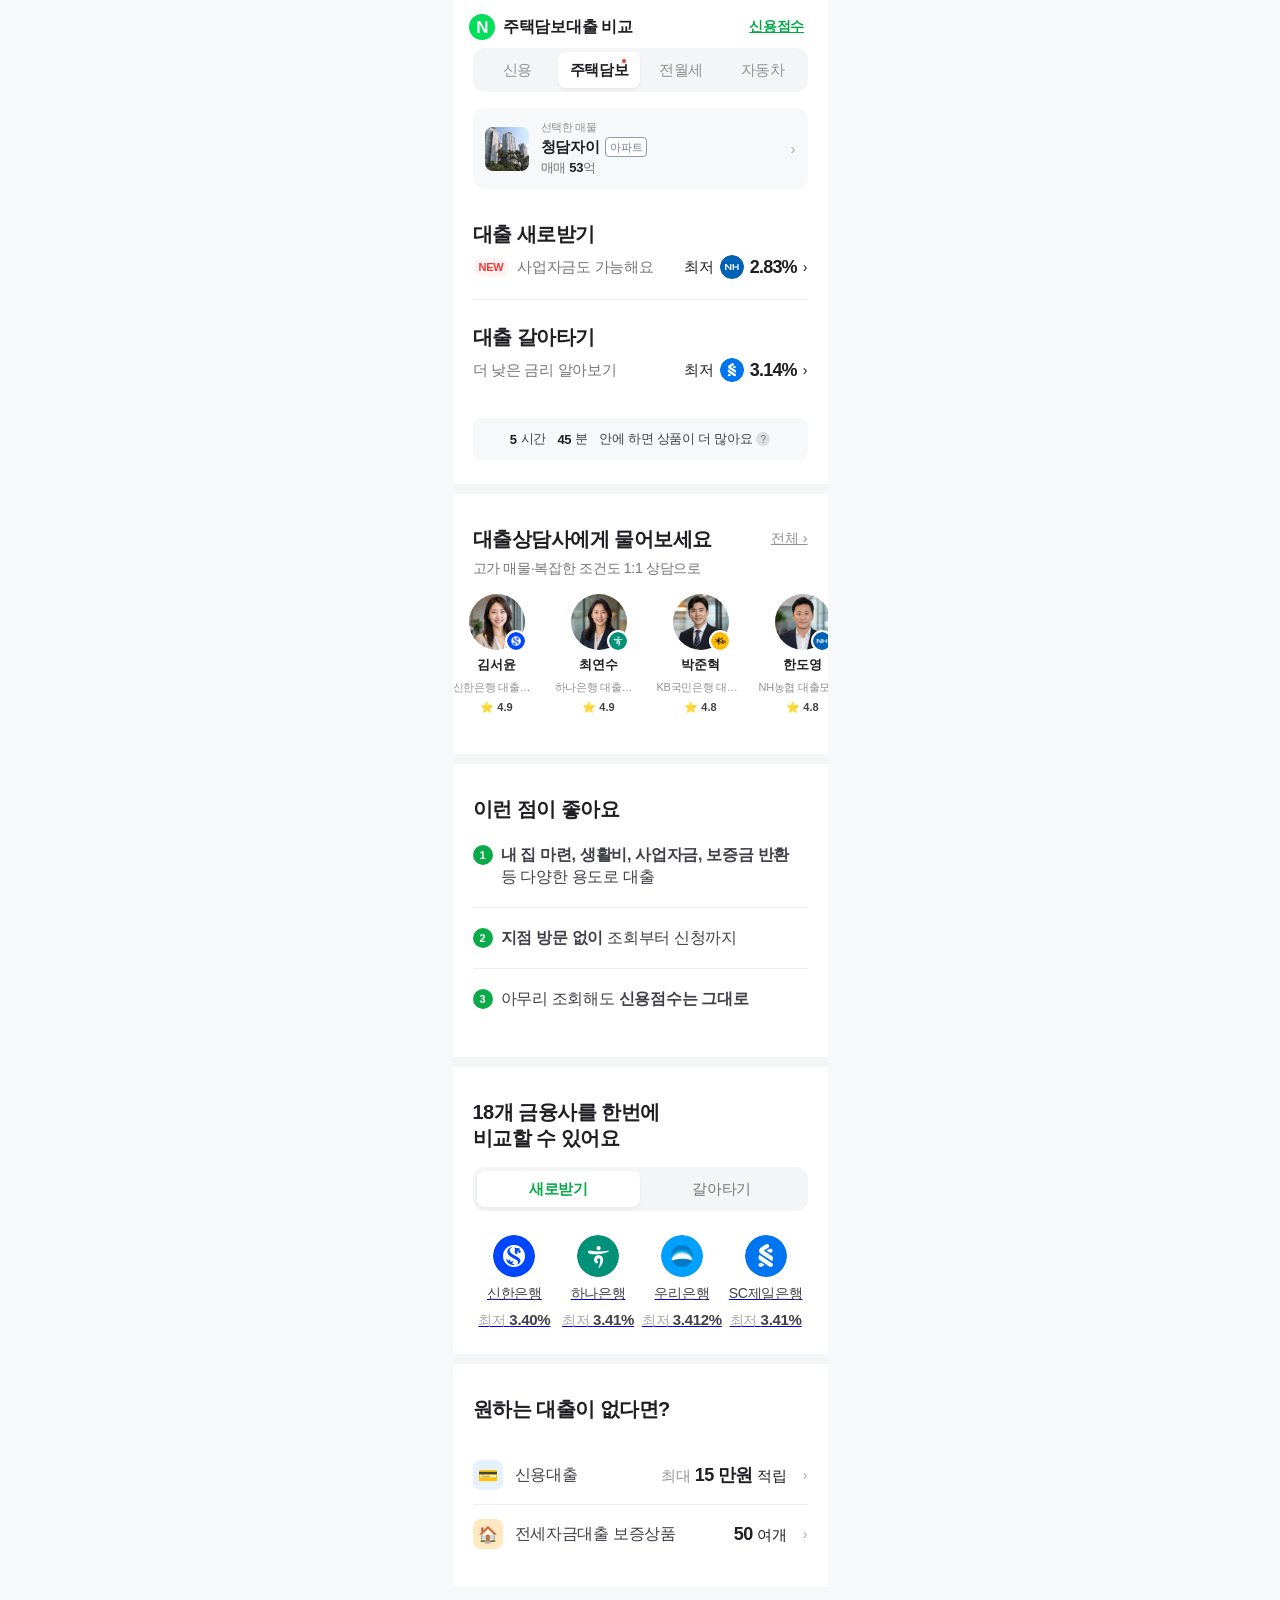
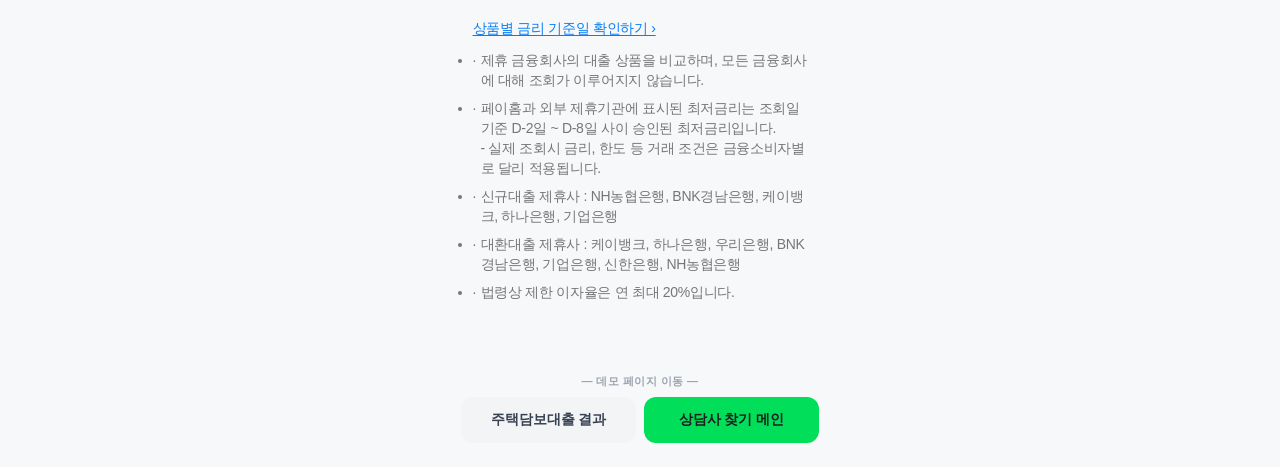
<file: compare-main.html>
<!DOCTYPE html>
<html lang="ko">
<head>
<meta charset="UTF-8" />
<meta name="viewport" content="width=device-width, initial-scale=1, maximum-scale=1" />
<title>주택담보대출비교 — N pay</title>
<link rel="stylesheet" href="assets/figma-tokens.css" />
<style>
* { box-sizing: border-box; margin: 0; padding: 0; }
html, body {
  font-family: var(--font-base);
  background: var(--gray-100);
  color: var(--gray-900);
  -webkit-font-smoothing: antialiased;
}
.page { width: 375px; margin: 0 auto; background: var(--white); min-height: 100vh; }

/* Topbar — index.html과 통일 */
.topbar {
  display: flex; align-items: center; justify-content: space-between;
  padding: 14px 16px 8px; background: var(--white);
  position: sticky; top: 0; z-index: 10;
}
.topbar__brand { display: flex; align-items: center; gap: 8px; min-width: 0; }
.brand__np {
  width: 26px; height: 26px; border-radius: 50%;
  background: #00DE5A; color: var(--white);
  font-size: 17px; font-weight: 900;
  display: inline-flex; align-items: center; justify-content: center;
  letter-spacing: -0.6px; line-height: 1;
}
.brand__title { font-size: 16px; font-weight: 800; letter-spacing: -0.3px; color: var(--gray-900); }
.topbar__action {
  background: transparent; border: 0; padding: 4px 8px; cursor: pointer;
  color: #00A847; font-weight: 700; font-size: 14px; letter-spacing: -0.3px;
}

/* Tab */
.tab {
  display: flex; align-items: center; gap: 0; padding: 4px; margin: 0 20px 16px;
  height: 44px; background: var(--gray-150); border-radius: 12px; position: relative;
}
.tab__item {
  flex: 1; height: 36px; display: flex; align-items: center; justify-content: center;
  font-size: 15px; font-weight: 500; color: var(--gray-600); letter-spacing: -0.3px;
  border-radius: 8px; background: transparent; border: none; cursor: pointer; position: relative;
}
.tab__item.is-active {
  background: var(--white); color: var(--gray-900); font-weight: 700;
  box-shadow: var(--shadow-small-5);
}
.tab__item.has-dot::after {
  content: ""; position: absolute; top: 7px; right: 14px;
  width: 4px; height: 4px; background: var(--primary-red); border-radius: 50%;
}

/* Loan rows */
.loan-section { padding: 24px 20px 20px; }
.loan-section + .loan-section { padding-top: 8px; }
.loan-title-row {
  display: flex; align-items: center; gap: 6px; margin-bottom: 8px;
}
.loan-title { font-size: 20px; font-weight: 700; line-height: 26px; color: var(--gray-900); letter-spacing: -0.5px; }
.badge-new {
  display: inline-flex; align-items: center; padding: 1px 6px; background: var(--red-100);
  border-radius: 20px; color: var(--primary-red); font-family: var(--font-en);
  font-weight: 700; font-size: 11px; line-height: 17px; letter-spacing: -0.3px;
}
.loan-row {
  display: flex; align-items: center; gap: 0; height: 24px; margin-top: 8px;
}
.loan-sub { font-size: 15px; font-weight: 500; color: var(--gray-700); letter-spacing: -0.3px; flex: 1; }
.loan-meta { display: flex; align-items: center; gap: 6px; }
.loan-meta__label { font-size: 15px; font-weight: 500; color: var(--gray-900); letter-spacing: -0.3px; }
.loan-meta__bank { width: 24px; height: 24px; border-radius: 50%; object-fit: cover; }
.loan-meta__rate { font-family: var(--font-en); font-weight: 700; font-size: 18px; line-height: 24px; color: var(--gray-900); letter-spacing: -0.8px; }
.loan-meta__arrow { color: var(--gray-900); font-weight: 400; font-size: 14px; }

.loan-divider { height: 1px; background: var(--gray-200); margin: 0 20px; }

/* Time alert box */
.time-alert {
  margin: 16px 20px 0; height: 42px; display: flex; align-items: center; justify-content: center;
  gap: 4px; background: var(--gray-100); border-radius: 8px; padding: 0 16px;
  font-size: 13px; color: var(--gray-800b); letter-spacing: -0.3px;
}
.time-alert .num { color: var(--gray-900); font-size: 13px; font-weight: 700; }
.time-alert__q {
  width: 14px; height: 14px; border-radius: 50%; background: var(--gray-250);
  color: var(--gray-700); font-size: 10px; display: inline-flex; align-items: center; justify-content: center;
}

/* Section gap (gray break) */
.section-gap { height: 10px; background: var(--gray-150); }

/* "이런 점이 좋아요" */
.benefits { padding: 32px 20px 28px; }
.benefits__title { font-size: 20px; font-weight: 700; line-height: 26px; color: var(--gray-900); letter-spacing: -0.5px; margin-bottom: 22px; }
.benefits__list { display: flex; flex-direction: column; gap: 0; }
.benefits__item {
  display: flex; align-items: flex-start; gap: 8px; padding: 0 0 19px;
}
.benefits__item + .benefits__item { padding-top: 19px; border-top: 1px solid var(--gray-200); }
.benefits__num {
  flex-shrink: 0; width: 20px; height: 20px; border-radius: 50%;
  background: var(--primary-green); color: var(--white);
  font-family: var(--font-en); font-weight: 700; font-size: 11px;
  display: flex; align-items: center; justify-content: center; margin-top: 1px;
}
.benefits__text { font-size: 16px; line-height: 22px; color: var(--gray-800b); letter-spacing: -0.3px; flex: 1; font-weight: 500; }
.benefits__text strong { font-weight: 700; }

/* 18개 금융사 */
.compare-section { padding: 32px 20px 24px; }
.compare-title { font-size: 20px; font-weight: 700; line-height: 26px; color: var(--gray-900); letter-spacing: -0.5px; margin-bottom: 16px; }
.compare-title .num { font-family: var(--font-en); font-weight: 700; }
.compare-toggle {
  display: flex; padding: 4px; height: 44px; background: var(--gray-150);
  border-radius: 12px; margin-bottom: 24px;
}
.compare-toggle__item {
  flex: 1; display: flex; align-items: center; justify-content: center;
  font-size: 15px; font-weight: 500; color: var(--gray-700); letter-spacing: -0.3px;
  background: transparent; border: none; border-radius: 8px; cursor: pointer; height: 36px;
}
.compare-toggle__item.is-active {
  background: var(--white); color: var(--primary-green); font-weight: 700;
  box-shadow: var(--shadow-small-5);
}
.bank-grid {
  display: grid; grid-template-columns: repeat(4, 1fr); gap: 20px 0;
}
.bank-cell { display: flex; flex-direction: column; align-items: center; gap: 8px; }
.bank-cell__logo { width: 42px; height: 42px; border-radius: 50%; object-fit: contain; }
.bank-cell__name { font-size: 14px; font-weight: 500; color: var(--gray-800b); letter-spacing: -0.3px; }
.bank-cell__rate { font-family: var(--font-en); font-weight: 700; font-size: 15px; color: var(--gray-800b); letter-spacing: -0.3px; }
.bank-cell__rate-label { color: var(--gray-500); font-family: var(--font-base); font-weight: 500; font-size: 14px; }

/* 원하는 대출이 없다면 */
.alt-section { padding: 32px 20px 24px; }
.alt-title { font-size: 20px; font-weight: 700; line-height: 26px; color: var(--gray-900); letter-spacing: -0.5px; margin-bottom: 24px; }
.alt-row {
  display: flex; align-items: center; gap: 12px; padding: 14px 0;
  border-bottom: 1px solid var(--gray-200);
}
.alt-row:last-child { border-bottom: 0; }
.alt-icon {
  width: 30px; height: 30px; border-radius: 8px; background: var(--blue-200);
  display: flex; align-items: center; justify-content: center; flex-shrink: 0;
  font-size: 16px;
}
.alt-icon.is-house { background: #FFE8C2; }
.alt-name { flex: 1; font-size: 16px; font-weight: 500; color: var(--gray-800b); letter-spacing: -0.3px; }
.alt-meta { display: flex; align-items: baseline; gap: 4px; }
.alt-meta__label { font-size: 15px; color: var(--gray-600); font-weight: 500; }
.alt-meta__value { font-family: var(--font-en); font-weight: 700; font-size: 18px; color: var(--gray-900); letter-spacing: -0.5px; }
.alt-meta__suffix { font-size: 18px; font-weight: 700; color: var(--gray-900); letter-spacing: -0.5px; font-family: var(--font-base); }
.alt-meta__last { font-size: 15px; color: var(--gray-900); font-weight: 500; }
.alt-arrow { color: var(--gray-500); font-size: 14px; margin-left: 4px; }

/* 유의사항 */
.notice { padding: 32px 20px 40px; background: var(--gray-100); }
.notice__title {
  display: inline-flex; align-items: center; gap: 4px;
  font-size: 14px; font-weight: 500; color: var(--blue-500); letter-spacing: -0.3px;
  margin-bottom: 12px; text-decoration: underline; text-underline-offset: 2px;
}
.notice__list {
  display: flex; flex-direction: column; gap: 8px; padding-left: 0;
}
.notice__item {
  position: relative; padding-left: 8px; font-size: 14px; line-height: 20px;
  color: var(--gray-700); letter-spacing: -0.3px;
}
.notice__item::before {
  content: "·"; position: absolute; left: 0; top: 0;
}

/* Consultant strip — 상담사 진입점 (이런 점이 좋아요 위) */
.consult-strip {
  padding: 32px 20px 28px; background: var(--white);
}
.consult-strip__head {
  display: flex; align-items: center; justify-content: space-between; margin-bottom: 8px;
}
.consult-strip__title {
  font-size: 20px; font-weight: 700; line-height: 26px; color: var(--gray-900); letter-spacing: -0.5px;
}
.consult-strip__title em {
  font-style: normal; color: var(--primary-green);
}
.consult-strip__more {
  font-size: 14px; color: var(--gray-600); font-weight: 500;
}
.consult-strip__sub {
  font-size: 14px; color: var(--gray-700); margin-bottom: 16px; letter-spacing: -0.3px;
}
.consult-row {
  display: flex; gap: 14px; overflow-x: auto; padding: 0 0 12px;
  scrollbar-width: none; scroll-snap-type: x mandatory;
  -webkit-overflow-scrolling: touch;
  margin: 0 -20px; padding-left: 20px; padding-right: 20px;
}
.consult-row::-webkit-scrollbar { display: none; }
.consult-mini {
  flex: 0 0 88px; display: flex; flex-direction: column; align-items: center; gap: 6px;
  text-decoration: none; color: inherit; scroll-snap-align: start;
}
.consult-mini__avatar-wrap { position: relative; width: 56px; height: 56px; }
.consult-mini__avatar {
  width: 56px; height: 56px; border-radius: 50%; object-fit: cover; background: var(--gray-150);
}
.consult-mini__bank {
  position: absolute; bottom: -2px; right: -2px; width: 22px; height: 22px;
  border-radius: 50%; border: 2px solid var(--white); object-fit: contain;
  background: var(--white);
}
.consult-mini__name {
  font-size: 13px; font-weight: 700; color: var(--gray-900); letter-spacing: -0.3px;
}
.consult-mini__org {
  font-size: 11px; color: var(--gray-600); letter-spacing: -0.3px; text-align: center;
  white-space: nowrap; overflow: hidden; text-overflow: ellipsis; max-width: 88px;
}
.consult-mini__rating {
  font-family: var(--font-en); font-size: 11px; color: var(--gray-800b); font-weight: 700;
}

/* Selected property strip (between tabs and 대출 sections) */
.selected-prop {
  display: flex; align-items: center; gap: 12px;
  margin: 0 20px 8px; padding: 12px;
  background: var(--gray-100); border-radius: 12px;
  text-decoration: none; color: inherit;
}
.selected-prop__photo {
  width: 44px; height: 44px; border-radius: 8px; object-fit: cover; flex-shrink: 0;
  background: var(--gray-150);
}
.selected-prop__info { flex: 1; min-width: 0; }
.selected-prop__label {
  font-size: 11px; font-weight: 500; color: var(--gray-600); letter-spacing: -0.3px;
  margin-bottom: 2px;
}
.selected-prop__name-row {
  display: flex; align-items: center; gap: 6px; margin-bottom: 2px;
}
.selected-prop__name {
  font-size: 15px; font-weight: 700; color: var(--gray-900); letter-spacing: -0.3px;
}
.selected-prop__badge {
  display: inline-flex; align-items: center; padding: 1px 4px;
  border: 1px solid var(--darkgray-200); border-radius: 4px;
  font-size: 11px; font-weight: 500; color: var(--darkgray-300); letter-spacing: -0.3px;
  line-height: 16px; background: var(--white);
}
.selected-prop__price {
  font-size: 13px; color: var(--gray-700); font-weight: 500; letter-spacing: -0.3px;
}
.selected-prop__price .num { font-family: var(--font-en); font-weight: 700; color: var(--gray-900); }
.selected-prop__arrow { color: var(--gray-500); font-size: 14px; }
</style>
</head>
<body>
<div class="page">
  <!-- Topbar -->
  <header class="topbar">
    <div class="topbar__brand">
      <span class="brand__np">N</span>
      <span class="brand__title">주택담보대출 비교</span>
    </div>
    <a href="#" class="topbar__action">신용점수</a>
  </header>

  <!-- Tab -->
  <nav class="tab">
    <button class="tab__item">신용</button>
    <button class="tab__item is-active has-dot">주택담보</button>
    <button class="tab__item">전월세</button>
    <button class="tab__item">자동차</button>
  </nav>

  <!-- 선택한 매물 -->
  <a class="selected-prop" href="property-detail.html?id=jaie">
    <img class="selected-prop__photo" src="assets/photos/01.jpg" alt="청담자이">
    <div class="selected-prop__info">
      <div class="selected-prop__label">선택한 매물</div>
      <div class="selected-prop__name-row">
        <span class="selected-prop__name">청담자이</span>
        <span class="selected-prop__badge">아파트</span>
      </div>
      <div class="selected-prop__price">매매 <span class="num">53</span>억</div>
    </div>
    <span class="selected-prop__arrow">›</span>
  </a>

  <!-- 대출 새로받기 -->
  <section class="loan-section">
    <div class="loan-title-row">
      <h2 class="loan-title">대출 새로받기</h2>
    </div>
    <div class="loan-row">
      <span class="badge-new" style="margin-right:8px;">NEW</span>
      <span class="loan-sub">사업자금도 가능해요</span>
      <div class="loan-meta">
        <span class="loan-meta__label">최저</span>
        <img class="loan-meta__bank" src="assets/banks/nh.png" alt="NH농협">
        <span class="loan-meta__rate">2.83%</span>
        <span class="loan-meta__arrow">›</span>
      </div>
    </div>
  </section>

  <div class="loan-divider"></div>

  <!-- 대출 갈아타기 -->
  <section class="loan-section">
    <div class="loan-title-row">
      <h2 class="loan-title">대출 갈아타기</h2>
    </div>
    <div class="loan-row">
      <span class="loan-sub">더 낮은 금리 알아보기</span>
      <div class="loan-meta">
        <span class="loan-meta__label">최저</span>
        <img class="loan-meta__bank" src="assets/banks/sc.png" alt="SC제일">
        <span class="loan-meta__rate">3.14%</span>
        <span class="loan-meta__arrow">›</span>
      </div>
    </div>
  </section>

  <!-- Time alert -->
  <div class="time-alert">
    <span class="num">5</span><span>시간</span>&nbsp;<span class="num">45</span><span>분</span>&nbsp;<span>안에 하면 상품이 더 많아요</span>
    <span class="time-alert__q">?</span>
  </div>

  <div class="section-gap" style="margin-top:24px;"></div>

  <!-- 상담사 진입점 (이런 점이 좋아요 위) -->
  <section class="consult-strip">
    <div class="consult-strip__head">
      <h3 class="consult-strip__title">대출상담사에게 물어보세요</h3>
      <a href="index.html" class="consult-strip__more">전체 ›</a>
    </div>
    <p class="consult-strip__sub">고가 매물·복잡한 조건도 1:1 상담으로</p>
    <div class="consult-row" id="consultRow"></div>
  </section>

  <div class="section-gap"></div>

  <!-- 이런 점이 좋아요 -->
  <section class="benefits">
    <h2 class="benefits__title">이런 점이 좋아요</h2>
    <div class="benefits__list">
      <div class="benefits__item">
        <span class="benefits__num">1</span>
        <p class="benefits__text"><strong>내 집 마련, 생활비, 사업자금, 보증금 반환</strong> 등 다양한 용도로 대출</p>
      </div>
      <div class="benefits__item">
        <span class="benefits__num">2</span>
        <p class="benefits__text"><strong>지점 방문 없이</strong> 조회부터 신청까지</p>
      </div>
      <div class="benefits__item">
        <span class="benefits__num">3</span>
        <p class="benefits__text">아무리 조회해도 <strong>신용점수는 그대로</strong></p>
      </div>
    </div>
  </section>

  <div class="section-gap"></div>

  <!-- 18개 금융사 -->
  <section class="compare-section">
    <h2 class="compare-title"><span class="num">18</span>개 금융사를 한번에<br>비교할 수 있어요</h2>
    <div class="compare-toggle">
      <button class="compare-toggle__item is-active">새로받기</button>
      <button class="compare-toggle__item">갈아타기</button>
    </div>
    <div class="bank-grid">
      <a class="bank-cell" href="compare-result.html">
        <img class="bank-cell__logo" src="assets/banks/shinhan.png" alt="신한">
        <span class="bank-cell__name">신한은행</span>
        <span class="bank-cell__rate"><span class="bank-cell__rate-label">최저 </span>3.40%</span>
      </a>
      <a class="bank-cell" href="compare-result.html">
        <img class="bank-cell__logo" src="assets/banks/hana.png" alt="하나">
        <span class="bank-cell__name">하나은행</span>
        <span class="bank-cell__rate"><span class="bank-cell__rate-label">최저 </span>3.41%</span>
      </a>
      <a class="bank-cell" href="compare-result.html">
        <img class="bank-cell__logo" src="assets/banks/woori.png" alt="우리">
        <span class="bank-cell__name">우리은행</span>
        <span class="bank-cell__rate"><span class="bank-cell__rate-label">최저 </span>3.412%</span>
      </a>
      <a class="bank-cell" href="compare-result.html">
        <img class="bank-cell__logo" src="assets/banks/sc.png" alt="SC제일">
        <span class="bank-cell__name">SC제일은행</span>
        <span class="bank-cell__rate"><span class="bank-cell__rate-label">최저 </span>3.41%</span>
      </a>
    </div>
  </section>

  <div class="section-gap"></div>

  <!-- 원하는 대출이 없다면 -->
  <section class="alt-section">
    <h2 class="alt-title">원하는 대출이 없다면?</h2>
    <a class="alt-row" href="#" style="text-decoration:none;color:inherit;">
      <span class="alt-icon">💳</span>
      <span class="alt-name">신용대출</span>
      <span class="alt-meta">
        <span class="alt-meta__label">최대</span>
        <span class="alt-meta__value">15</span>
        <span class="alt-meta__suffix">만원</span>
        <span class="alt-meta__last">적립</span>
      </span>
      <span class="alt-arrow">›</span>
    </a>
    <a class="alt-row" href="#" style="text-decoration:none;color:inherit;">
      <span class="alt-icon is-house">🏠</span>
      <span class="alt-name">전세자금대출 보증상품</span>
      <span class="alt-meta">
        <span class="alt-meta__value">50</span>
        <span class="alt-meta__last">여개</span>
      </span>
      <span class="alt-arrow">›</span>
    </a>
  </section>

  <!-- 유의사항 -->
  <section class="notice">
    <a href="#" class="notice__title">상품별 금리 기준일 확인하기 ›</a>
    <ul class="notice__list">
      <li class="notice__item">제휴 금융회사의 대출 상품을 비교하며, 모든 금융회사에 대해 조회가 이루어지지 않습니다.</li>
      <li class="notice__item">페이홈과 외부 제휴기관에 표시된 최저금리는 조회일 기준 D-2일 ~ D-8일 사이 승인된 최저금리입니다.<br>- 실제 조회시 금리, 한도 등 거래 조건은 금융소비자별로 달리 적용됩니다.</li>
      <li class="notice__item">신규대출 제휴사 : NH농협은행, BNK경남은행, 케이뱅크, 하나은행, 기업은행</li>
      <li class="notice__item">대환대출 제휴사 : 케이뱅크, 하나은행, 우리은행, BNK경남은행, 기업은행, 신한은행, NH농협은행</li>
      <li class="notice__item">법령상 제한 이자율은 연 최대 20%입니다.</li>
    </ul>
  </section>
</div>

<script src="assets/consultants.js"></script>
<script>
(function () {
  const all = (window.CONSULTANTS_DATA || []).slice().sort((a, b) => (b.rating || 0) - (a.rating || 0));
  // 은행별 최고 평점 1명씩 우선 → 다양성 확보
  const seen = new Set();
  const diverse = [];
  for (const c of all) {
    if (!seen.has(c.bank)) { diverse.push(c); seen.add(c.bank); }
  }
  // 부족하면 평점순으로 채움
  for (const c of all) {
    if (diverse.length >= 8) break;
    if (!diverse.includes(c)) diverse.push(c);
  }
  const data = diverse.slice(0, 8);

  const row = document.getElementById('consultRow');
  if (!row) return;
  row.innerHTML = data.map(c => {
    const logoKey = c.bank || 'kb';
    const photoSrc = `assets/consultants/${c.id}.png`;
    const orgShort = (c.org || '').split(/\s+/).slice(0, 2).join(' ');
    return `
      <a class="consult-mini" href="index.html">
        <span class="consult-mini__avatar-wrap">
          <img class="consult-mini__avatar" src="${photoSrc}" alt="${c.name}" style="background:${c.avatarTone || '#E6FAEE'};" onerror="this.removeAttribute('src');">
          <img class="consult-mini__bank" src="assets/banks/${logoKey}.png" alt="">
        </span>
        <span class="consult-mini__name">${c.name}</span>
        <span class="consult-mini__org">${orgShort}</span>
        <span class="consult-mini__rating">⭐ ${(c.rating||0).toFixed(1)}</span>
      </a>`;
  }).join('');
})();
</script>
  <!-- 데모 페이지 이동 (모바일 시연용) -->
  <style>
    .demo-nav { max-width: 390px; margin: 32px auto 24px; padding: 0 16px; }
    .demo-nav__label { font-size: 11px; color: #9CA3AF; font-weight: 600; margin-bottom: 8px; text-align: center; letter-spacing: 0.04em; }
    .demo-nav__btns { display: flex; gap: 8px; }
    .demo-btn { flex: 1; padding: 14px; border-radius: 12px; background: #F3F4F6; color: #374151; font-size: 14px; font-weight: 700; text-align: center; text-decoration: none; font-family: 'Pretendard', sans-serif; transition: transform 150ms ease; }
    .demo-btn--primary { background: #00DE5A; color: #1E1E23; }
    .demo-btn:active { transform: scale(0.98); }
  </style>
  <nav class="demo-nav" aria-label="데모 페이지 이동">
    <div class="demo-nav__label">— 데모 페이지 이동 —</div>
    <div class="demo-nav__btns">
      <a class="demo-btn" href="compare-result.html">주택담보대출 결과</a>
      <a class="demo-btn demo-btn--primary" href="index.html">상담사 찾기 메인</a>
    </div>
  </nav>
</body>
</html>
</file>
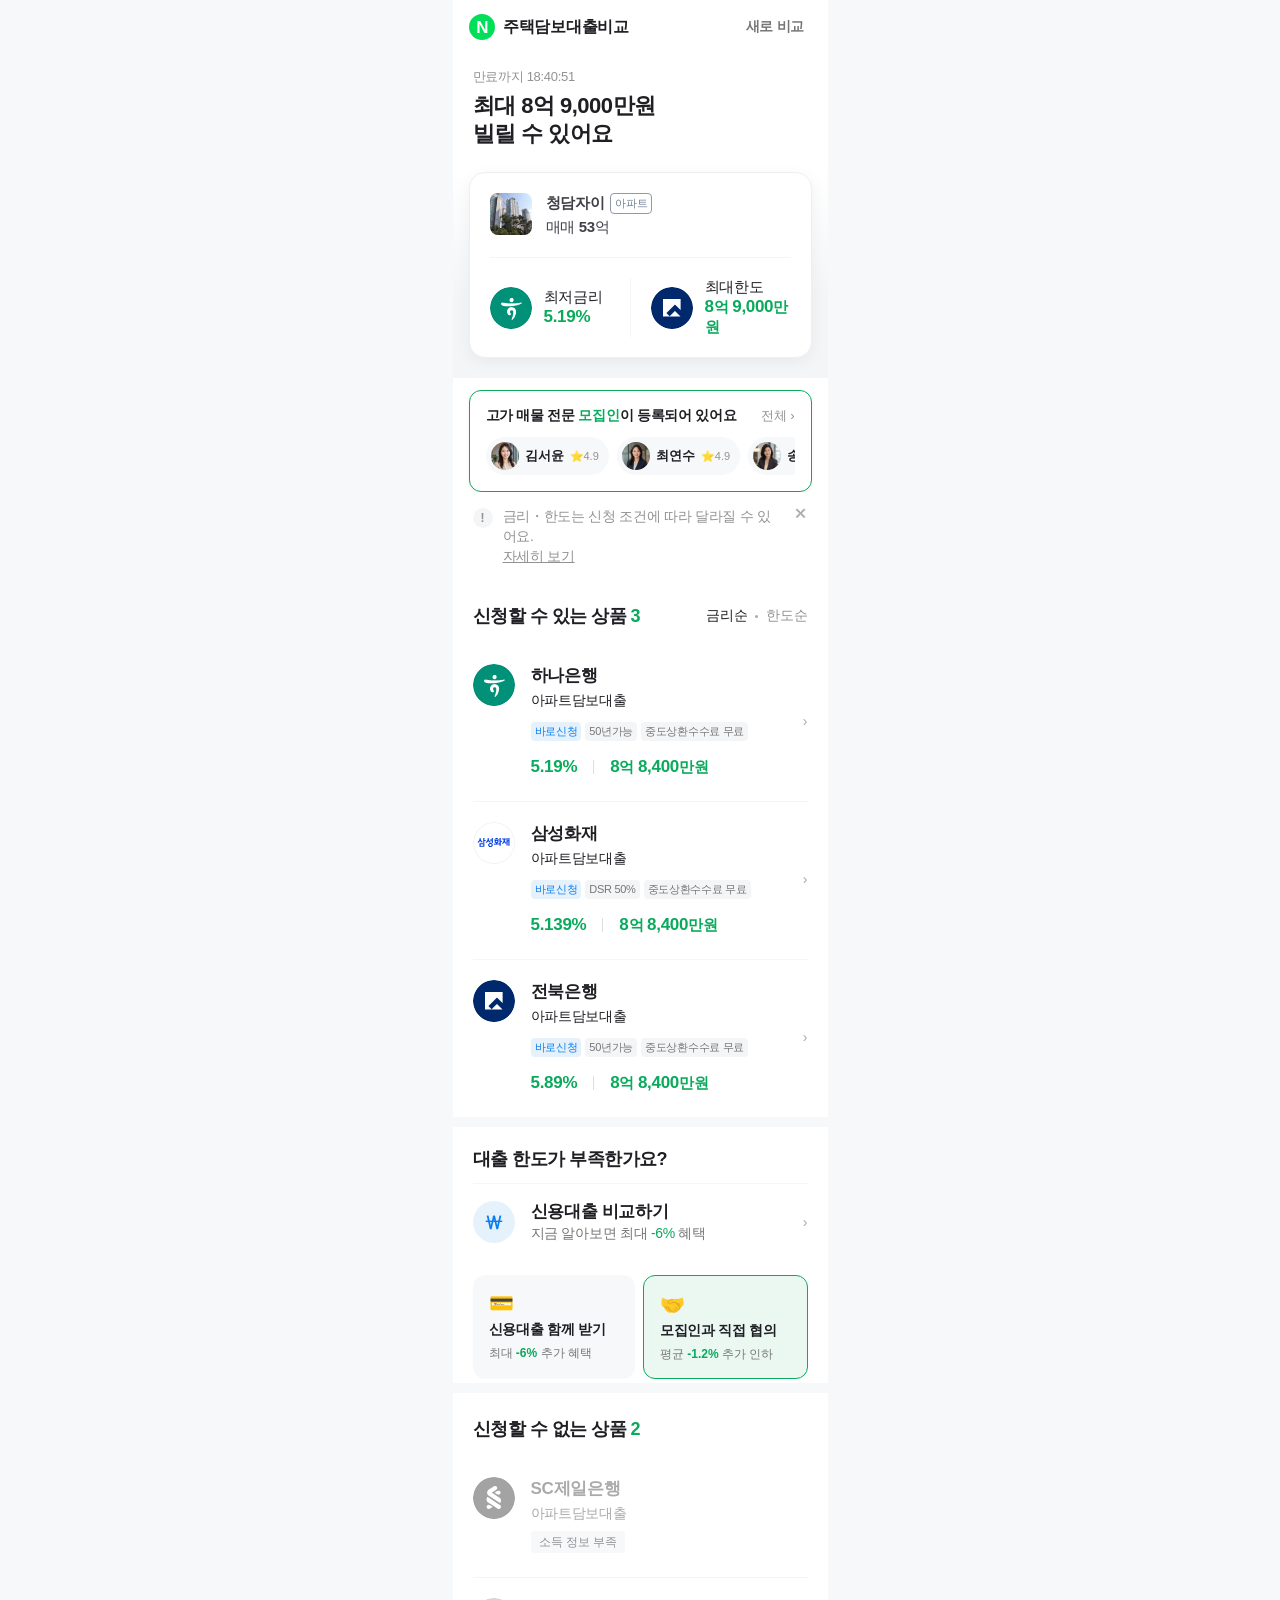
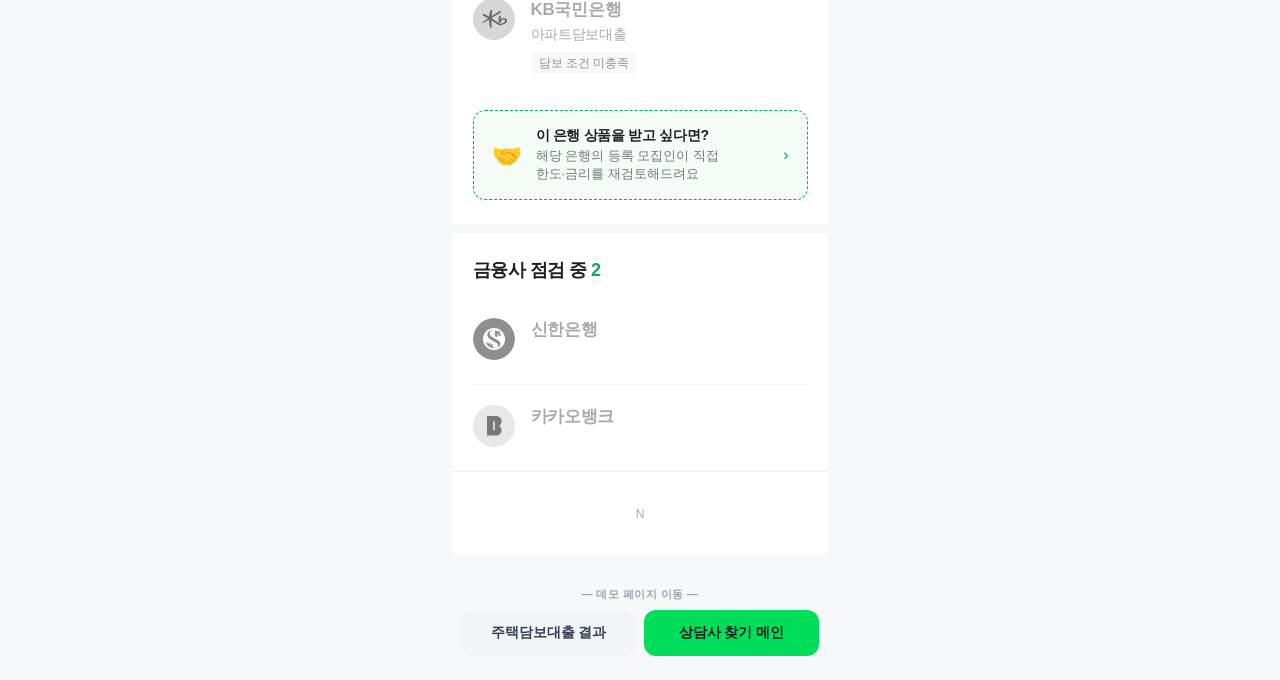
<file: compare-result.html>
<!DOCTYPE html>
<html lang="ko">
<head>
<meta charset="UTF-8" />
<meta name="viewport" content="width=device-width, initial-scale=1, maximum-scale=1" />
<title>주택담보대출비교 결과 — N pay</title>
<link rel="stylesheet" href="assets/figma-tokens.css" />
<style>
* { box-sizing: border-box; margin: 0; padding: 0; }
html, body {
  font-family: var(--font-base);
  background: var(--gray-100);
  color: var(--gray-900);
  -webkit-font-smoothing: antialiased;
}
.page { width: 375px; margin: 0 auto; background: var(--white); min-height: 100vh; }

/* Topbar — index.html과 통일 */
.topbar {
  display: flex; align-items: center; justify-content: space-between;
  padding: 14px 16px 8px; background: var(--white);
  position: sticky; top: 0; z-index: 10;
}
.topbar__brand { display: flex; align-items: center; gap: 8px; min-width: 0; }
.brand__np {
  width: 26px; height: 26px; border-radius: 50%;
  background: #00DE5A; color: var(--white);
  font-size: 17px; font-weight: 900;
  display: inline-flex; align-items: center; justify-content: center;
  letter-spacing: -0.6px; line-height: 1;
}
.brand__title { font-size: 16px; font-weight: 800; letter-spacing: -0.3px; color: var(--gray-900); }
.topbar__action {
  background: transparent; border: 0; padding: 4px 8px; cursor: pointer;
  color: var(--gray-700); font-weight: 700; font-size: 14px; letter-spacing: -0.3px;
  text-decoration: none;
}

/* Hero */
.hero { padding: 20px 20px 0; background: var(--white); }
.hero__expire {
  font-family: var(--font-base); font-size: 13px; color: var(--gray-600);
  margin-bottom: 6px; letter-spacing: -0.3px;
}
.hero__expire .num { color: var(--gray-600); font-weight: 500; }
.hero__title {
  font-size: 22px; font-weight: 700; line-height: 28px; color: var(--gray-900);
  letter-spacing: -0.5px;
}
.hero__title .num { font-family: var(--font-en); font-weight: 700; }

/* Property card with gradient bg */
.prop-bg {
  margin-top: 24px; padding: 0 16px 20px;
  background: linear-gradient(to bottom, rgba(241,243,245,0) 0%, var(--gray-150) 60%);
  position: relative;
}
.prop-card {
  background: var(--white); border-radius: 16px; padding: 20px 20px 0;
  box-shadow: var(--shadow-large-5);
  border: 1px solid var(--gray-200);
}
.prop-card__top { display: flex; gap: 14px; align-items: flex-start; }
.prop-card__photo {
  width: 42px; height: 42px; border-radius: 8px; object-fit: cover; flex-shrink: 0;
  background: var(--gray-150);
}
.prop-card__info { flex: 1; min-width: 0; }
.prop-card__name-row { display: flex; align-items: center; gap: 6px; margin-bottom: 4px; }
.prop-card__name { font-size: 15px; font-weight: 700; color: var(--gray-800b); letter-spacing: -0.3px; }
.prop-card__badge {
  display: inline-flex; align-items: center; padding: 1px 4px;
  border: 1px solid var(--darkgray-200); border-radius: 4px;
  font-size: 11px; font-weight: 500; color: var(--darkgray-300); letter-spacing: -0.3px;
  line-height: 17px; background: var(--white);
}
.prop-card__price { font-size: 14px; color: var(--gray-600); font-weight: 500; letter-spacing: -0.3px; }
.prop-card__price .num { font-family: var(--font-en); font-weight: 700; font-size: 15px; color: var(--gray-800b); }
.prop-card__price .ko { font-size: 15px; color: var(--gray-800b); font-weight: 500; }
.prop-card__divider { height: 1px; background: var(--gray-150); margin: 20px 0 0; }

.prop-card__results {
  display: flex; padding: 20px 0; gap: 0;
}
.prop-card__result-cell {
  flex: 1; display: flex; align-items: center; gap: 12px;
}
.prop-card__result-cell + .prop-card__result-cell {
  border-left: 1px solid var(--gray-150); padding-left: 20px;
}
.prop-card__result-logo { width: 42px; height: 42px; border-radius: 50%; object-fit: contain; flex-shrink: 0; }
.prop-card__result-text { display: flex; flex-direction: column; }
.prop-card__result-label { font-size: 15px; font-weight: 500; color: var(--gray-900); letter-spacing: -0.3px; }
.prop-card__result-value {
  font-family: var(--font-en); font-size: 17px; font-weight: 700;
  color: var(--primary-green-result); letter-spacing: -0.3px;
}
.prop-card__result-value .ko { font-family: var(--font-base); font-size: 15px; }

/* Consult callout — entry ① below property card */
.consult-after-prop {
  margin: 12px 16px 0; padding: 16px;
  background: var(--white); border: 1px solid var(--primary-green-result);
  border-radius: 12px; box-shadow: var(--shadow-small-5);
}
.consult-after-prop__head {
  display: flex; align-items: center; justify-content: space-between; margin-bottom: 12px;
}
.consult-after-prop__title {
  font-size: 14px; font-weight: 700; color: var(--gray-900); letter-spacing: -0.3px;
}
.consult-after-prop__title em { font-style: normal; color: var(--primary-green-result); }
.consult-after-prop__more { font-size: 13px; color: var(--gray-600); font-weight: 500; }
.consult-after-prop__row {
  display: flex; gap: 8px; overflow-x: auto; scrollbar-width: none;
}
.consult-after-prop__row::-webkit-scrollbar { display: none; }
.mini-pill {
  flex: 0 0 auto; display: flex; align-items: center; gap: 6px;
  background: var(--gray-100); border-radius: 999px; padding: 5px 10px 5px 5px;
  text-decoration: none; color: inherit;
}
.mini-pill__avatar { width: 28px; height: 28px; border-radius: 50%; object-fit: cover; }
.mini-pill__name { font-size: 13px; font-weight: 700; color: var(--gray-900); }
.mini-pill__rate { font-family: var(--font-en); font-size: 11px; color: var(--gray-600); }

/* Info notice */
.info-notice {
  display: flex; align-items: flex-start; gap: 10px; padding: 14px 20px;
  background: var(--white);
}
.info-notice__icon {
  width: 20px; height: 20px; flex-shrink: 0; border-radius: 50%; background: var(--gray-150);
  color: var(--gray-600); font-size: 12px; display: flex; align-items: center; justify-content: center;
  font-weight: 700; margin-top: 2px;
}
.info-notice__text {
  flex: 1; font-size: 14px; color: var(--gray-600); letter-spacing: -0.3px; line-height: 20px;
}
.info-notice__text a { color: var(--gray-600); text-decoration: underline; }
.info-notice__close { color: var(--gray-500); flex-shrink: 0; font-size: 14px; }

/* Section title row */
.sec {
  padding: 24px 20px 0; background: var(--white);
}
.sec__title-row { display: flex; align-items: center; justify-content: space-between; margin-bottom: 16px; }
.sec__title {
  font-size: 18px; font-weight: 700; color: var(--gray-900); letter-spacing: -0.5px;
}
.sec__title .num {
  font-family: var(--font-en); font-weight: 700; color: var(--primary-green-result); letter-spacing: -0.8px;
}
.sec__sort { display: flex; align-items: center; gap: 8px; }
.sec__sort-item {
  font-size: 14px; color: var(--gray-600); font-weight: 500; letter-spacing: -0.3px;
  background: none; border: none; cursor: pointer;
}
.sec__sort-item.is-active { color: var(--gray-900); }
.sec__sort-dot { width: 3px; height: 3px; background: var(--gray-500); border-radius: 50%; }

/* Product card */
.product {
  display: flex; align-items: flex-start; gap: 16px; padding: 20px 0 24px;
  border-bottom: 1px solid var(--gray-150); position: relative;
}
.product:last-of-type { border-bottom: 0; }
.product__logo { width: 42px; height: 42px; border-radius: 50%; object-fit: contain; flex-shrink: 0; }
.product__main { flex: 1; min-width: 0; }
.product__bank { font-size: 17px; font-weight: 700; color: var(--gray-900); letter-spacing: -0.3px; }
.product__name { font-size: 14px; color: var(--gray-900); margin-top: 5px; letter-spacing: -0.3px; }
.product__tags { display: flex; gap: 4px; margin-top: 12px; flex-wrap: wrap; }
.tag {
  display: inline-flex; align-items: center; padding: 1px 4px; border-radius: 4px;
  font-size: 11px; font-weight: 500; line-height: 17px; letter-spacing: -0.3px;
  background: var(--gray-150); color: var(--gray-700);
}
.tag.is-blue { background: var(--blue-200); color: var(--blue-500); }
.product__metrics {
  display: flex; gap: 16px; margin-top: 16px; align-items: center;
}
.product__rate {
  font-family: var(--font-en); font-size: 17px; font-weight: 700;
  color: var(--primary-green-result); letter-spacing: -0.3px;
}
.product__sep { width: 1px; height: 14px; background: var(--gray-250); }
.product__limit {
  font-family: var(--font-en); font-size: 17px; font-weight: 700;
  color: var(--primary-green-result); letter-spacing: -0.3px;
}
.product__limit .ko {
  font-family: var(--font-base); font-size: 15px; font-weight: 700;
}
.product__arrow { color: var(--gray-500); font-size: 14px; align-self: center; }

.product--unavail { opacity: 1; }
.product--unavail .product__bank,
.product--unavail .product__name { color: var(--gray-500); }
.product--unavail .product__logo { filter: grayscale(1) opacity(0.6); }
.product__reason {
  display: inline-flex; padding: 2px 8px; margin-top: 8px;
  background: var(--gray-100); color: var(--gray-600); border-radius: 4px;
  font-size: 12px; line-height: 18px;
}

/* Section gap */
.section-gap { height: 10px; background: var(--gray-100); }

/* "대출 한도가 부족한가요" */
.credit-section { padding: 20px 20px 0; background: var(--white); }
.credit-section__title {
  font-size: 18px; font-weight: 700; color: var(--gray-900); letter-spacing: -0.5px;
  margin-bottom: 12px;
}
.credit-row {
  display: flex; align-items: center; gap: 16px; padding: 16px 0;
  border-top: 1px solid var(--gray-150);
}
.credit-row__icon {
  width: 42px; height: 42px; border-radius: 50%; background: var(--blue-200);
  display: flex; align-items: center; justify-content: center; flex-shrink: 0;
  color: var(--blue-500); font-weight: 700; font-size: 18px;
}
.credit-row__main { flex: 1; }
.credit-row__title {
  font-size: 17px; font-weight: 700; color: var(--gray-900); letter-spacing: -0.3px;
}
.credit-row__sub {
  font-size: 14px; color: var(--gray-700); letter-spacing: -0.3px; margin-top: 2px;
}
.credit-row__sub .green { color: var(--primary-green-result); font-family: var(--font-en); font-weight: 500; }
.credit-row__arrow { color: var(--gray-500); font-size: 14px; }

/* Entry ② split-banner */
.split-banner {
  display: flex; gap: 8px; padding: 16px 20px 4px; background: var(--white);
}
.split-banner__card {
  flex: 1; padding: 16px; border-radius: 12px;
  background: var(--gray-100); display: flex; flex-direction: column; gap: 6px;
  text-decoration: none; color: inherit;
}
.split-banner__card.is-consult {
  background: rgba(9, 170, 92, 0.08);
  border: 1px solid var(--primary-green-result);
}
.split-banner__card-emoji { font-size: 20px; }
.split-banner__card-title { font-size: 14px; font-weight: 700; color: var(--gray-900); letter-spacing: -0.3px; }
.split-banner__card-sub {
  font-size: 12px; color: var(--gray-700); line-height: 16px;
}
.split-banner__card-sub .green { color: var(--primary-green-result); font-weight: 700; font-family: var(--font-en); }

/* Entry ③ consult callout (after unavailable products) */
.consult-callout {
  margin: 12px 20px 0; padding: 16px 18px;
  background: rgba(9, 170, 92, 0.04); border: 1px dashed var(--primary-green-result);
  border-radius: 12px; display: flex; align-items: center; gap: 14px;
  text-decoration: none; color: inherit;
}
.consult-callout__icon { font-size: 24px; flex-shrink: 0; }
.consult-callout__main { flex: 1; }
.consult-callout__title { font-size: 14px; font-weight: 700; color: var(--gray-900); letter-spacing: -0.3px; }
.consult-callout__sub { font-size: 13px; color: var(--gray-700); margin-top: 2px; line-height: 18px; }
.consult-callout__arrow { color: var(--primary-green-result); font-size: 16px; }

/* Naver toolbar at bottom */
.naver-toolbar {
  height: 84px; background: var(--white); border-top: 1px solid var(--gray-200);
  display: flex; align-items: center; justify-content: center;
  font-size: 12px; color: var(--gray-500);
}
</style>
</head>
<body>
<div class="page">
  <!-- Topbar -->
  <header class="topbar">
    <div class="topbar__brand">
      <span class="brand__np">N</span>
      <span class="brand__title">주택담보대출비교</span>
    </div>
    <a href="compare-main.html" class="topbar__action">새로 비교</a>
  </header>

  <!-- Hero -->
  <section class="hero">
    <p class="hero__expire">만료까지 <span class="num" id="expireTimer">18:40:52</span></p>
    <h1 class="hero__title">최대 <span class="num">8</span>억 <span class="num">9,000</span>만원<br>빌릴 수 있어요</h1>
  </section>

  <!-- Property card -->
  <div class="prop-bg">
    <a class="prop-card" href="property-detail.html?id=jaie" style="display:block;text-decoration:none;color:inherit;">
      <div class="prop-card__top">
        <img class="prop-card__photo" src="assets/photos/01.jpg" alt="청담자이">
        <div class="prop-card__info">
          <div class="prop-card__name-row">
            <span class="prop-card__name">청담자이</span>
            <span class="prop-card__badge">아파트</span>
          </div>
          <p class="prop-card__price">
            <span class="ko">매매 </span>
            <span class="num">53</span><span class="ko">억</span>
          </p>
        </div>
      </div>
      <div class="prop-card__divider"></div>
      <div class="prop-card__results">
        <div class="prop-card__result-cell">
          <img class="prop-card__result-logo" src="assets/banks/hana.png" alt="하나은행">
          <div class="prop-card__result-text">
            <span class="prop-card__result-label">최저금리</span>
            <span class="prop-card__result-value">5.19%</span>
          </div>
        </div>
        <div class="prop-card__result-cell">
          <img class="prop-card__result-logo" src="assets/banks/jb.png" alt="전북은행">
          <div class="prop-card__result-text">
            <span class="prop-card__result-label">최대한도</span>
            <span class="prop-card__result-value">8<span class="ko">억 </span>9,000<span class="ko">만원</span></span>
          </div>
        </div>
      </div>
    </a>
  </div>

  <!-- Entry ① — 매물 카드 바로 아래 -->
  <a class="consult-after-prop" href="index.html" style="display:block;text-decoration:none;color:inherit;">
    <div class="consult-after-prop__head">
      <h3 class="consult-after-prop__title">고가 매물 전문 <em>모집인</em>이 등록되어 있어요</h3>
      <span class="consult-after-prop__more">전체 ›</span>
    </div>
    <div class="consult-after-prop__row" id="propConsultRow"></div>
  </a>

  <!-- Info notice -->
  <div class="info-notice">
    <span class="info-notice__icon">!</span>
    <div class="info-notice__text">
      금리・한도는 신청 조건에 따라 달라질 수 있어요.<br>
      <a href="#">자세히 보기</a>
    </div>
    <span class="info-notice__close">✕</span>
  </div>

  <!-- 신청할 수 있는 상품 3 -->
  <section class="sec">
    <div class="sec__title-row">
      <h2 class="sec__title">신청할 수 있는 상품 <span class="num">3</span></h2>
      <div class="sec__sort">
        <button class="sec__sort-item is-active">금리순</button>
        <span class="sec__sort-dot"></span>
        <button class="sec__sort-item">한도순</button>
      </div>
    </div>
    <a class="product" href="#" style="text-decoration:none;color:inherit;">
      <img class="product__logo" src="assets/banks/hana.png" alt="하나은행">
      <div class="product__main">
        <p class="product__bank">하나은행</p>
        <p class="product__name">아파트담보대출</p>
        <div class="product__tags">
          <span class="tag is-blue">바로신청</span>
          <span class="tag">50년가능</span>
          <span class="tag">중도상환수수료 무료</span>
        </div>
        <div class="product__metrics">
          <span class="product__rate">5.19%</span>
          <span class="product__sep"></span>
          <span class="product__limit">8<span class="ko">억 </span>8,400<span class="ko">만원</span></span>
        </div>
      </div>
      <span class="product__arrow">›</span>
    </a>
    <a class="product" href="#" style="text-decoration:none;color:inherit;">
      <img class="product__logo" src="assets/banks/samsung.png" alt="삼성화재">
      <div class="product__main">
        <p class="product__bank">삼성화재</p>
        <p class="product__name">아파트담보대출</p>
        <div class="product__tags">
          <span class="tag is-blue">바로신청</span>
          <span class="tag">DSR 50%</span>
          <span class="tag">중도상환수수료 무료</span>
        </div>
        <div class="product__metrics">
          <span class="product__rate">5.139%</span>
          <span class="product__sep"></span>
          <span class="product__limit">8<span class="ko">억 </span>8,400<span class="ko">만원</span></span>
        </div>
      </div>
      <span class="product__arrow">›</span>
    </a>
    <a class="product" href="#" style="text-decoration:none;color:inherit;">
      <img class="product__logo" src="assets/banks/jb.png" alt="전북은행">
      <div class="product__main">
        <p class="product__bank">전북은행</p>
        <p class="product__name">아파트담보대출</p>
        <div class="product__tags">
          <span class="tag is-blue">바로신청</span>
          <span class="tag">50년가능</span>
          <span class="tag">중도상환수수료 무료</span>
        </div>
        <div class="product__metrics">
          <span class="product__rate">5.89%</span>
          <span class="product__sep"></span>
          <span class="product__limit">8<span class="ko">억 </span>8,400<span class="ko">만원</span></span>
        </div>
      </div>
      <span class="product__arrow">›</span>
    </a>
  </section>

  <div class="section-gap"></div>

  <!-- 대출 한도가 부족한가요 + Entry ② split-banner -->
  <section class="credit-section">
    <h2 class="credit-section__title">대출 한도가 부족한가요?</h2>
    <a class="credit-row" href="#" style="text-decoration:none;color:inherit;">
      <span class="credit-row__icon">₩</span>
      <div class="credit-row__main">
        <p class="credit-row__title">신용대출 비교하기</p>
        <p class="credit-row__sub">지금 알아보면 최대 <span class="green">-6%</span> 혜택</p>
      </div>
      <span class="credit-row__arrow">›</span>
    </a>
  </section>

  <!-- Entry ② — 한도 부족 옆 split-banner -->
  <div class="split-banner">
    <a class="split-banner__card" href="#">
      <span class="split-banner__card-emoji">💳</span>
      <span class="split-banner__card-title">신용대출 함께 받기</span>
      <span class="split-banner__card-sub">최대 <span class="green">-6%</span> 추가 혜택</span>
    </a>
    <a class="split-banner__card is-consult" href="index.html">
      <span class="split-banner__card-emoji">🤝</span>
      <span class="split-banner__card-title">모집인과 직접 협의</span>
      <span class="split-banner__card-sub">평균 <span class="green">-1.2%</span> 추가 인하</span>
    </a>
  </div>

  <div class="section-gap"></div>

  <!-- 신청할 수 없는 상품 2 -->
  <section class="sec">
    <div class="sec__title-row">
      <h2 class="sec__title">신청할 수 없는 상품 <span class="num">2</span></h2>
    </div>
    <div class="product product--unavail">
      <img class="product__logo" src="assets/banks/sc.png" alt="SC제일">
      <div class="product__main">
        <p class="product__bank">SC제일은행</p>
        <p class="product__name">아파트담보대출</p>
        <span class="product__reason">소득 정보 부족</span>
      </div>
    </div>
    <div class="product product--unavail">
      <img class="product__logo" src="assets/banks/kb.png" alt="KB국민">
      <div class="product__main">
        <p class="product__bank">KB국민은행</p>
        <p class="product__name">아파트담보대출</p>
        <span class="product__reason">담보 조건 미충족</span>
      </div>
    </div>
  </section>

  <!-- Entry ③ — 신청 불가 아래 callout -->
  <a class="consult-callout" href="index.html">
    <span class="consult-callout__icon">🤝</span>
    <div class="consult-callout__main">
      <p class="consult-callout__title">이 은행 상품을 받고 싶다면?</p>
      <p class="consult-callout__sub">해당 은행의 등록 모집인이 직접<br>한도·금리를 재검토해드려요</p>
    </div>
    <span class="consult-callout__arrow">›</span>
  </a>

  <div class="section-gap" style="margin-top:24px;"></div>

  <!-- 금융사 점검 중 2 -->
  <section class="sec">
    <div class="sec__title-row">
      <h2 class="sec__title">금융사 점검 중 <span class="num">2</span></h2>
    </div>
    <div class="product product--unavail">
      <img class="product__logo" src="assets/banks/shinhan.png" alt="신한">
      <div class="product__main">
        <p class="product__bank">신한은행</p>
      </div>
    </div>
    <div class="product product--unavail">
      <img class="product__logo" src="assets/banks/kakao.png" alt="카카오">
      <div class="product__main">
        <p class="product__bank">카카오뱅크</p>
      </div>
    </div>
  </section>

  <div class="naver-toolbar">N</div>
</div>

<script src="assets/consultants.js"></script>
<script>
// Countdown
(function () {
  const el = document.getElementById('expireTimer');
  if (!el) return;
  let total = 18 * 3600 + 40 * 60 + 52;
  function fmt(s) {
    const h = String(Math.floor(s/3600)).padStart(2,'0');
    const m = String(Math.floor((s%3600)/60)).padStart(2,'0');
    const sec = String(s%60).padStart(2,'0');
    return `${h}:${m}:${sec}`;
  }
  setInterval(() => { if (total > 0) { total--; el.textContent = fmt(total); } }, 1000);
})();

// Top-5 consultants by rating in entry ①
(function () {
  const data = (window.CONSULTANTS_DATA || []).slice().sort((a, b) => (b.rating || 0) - (a.rating || 0)).slice(0, 5);
  const row = document.getElementById('propConsultRow');
  if (!row) return;
  row.innerHTML = data.map(c => {
    const photoSrc = `assets/consultants/${c.id}.png`;
    return `
      <div class="mini-pill">
        <img class="mini-pill__avatar" src="${photoSrc}" alt="${c.name}" onerror="this.style.background='#E6FAEE';this.removeAttribute('src');">
        <span class="mini-pill__name">${c.name}</span>
        <span class="mini-pill__rate">⭐${(c.rating||0).toFixed(1)}</span>
      </div>`;
  }).join('');
})();
</script>
  <!-- 데모 페이지 이동 (모바일 시연용) -->
  <style>
    .demo-nav { max-width: 390px; margin: 32px auto 24px; padding: 0 16px; }
    .demo-nav__label { font-size: 11px; color: #9CA3AF; font-weight: 600; margin-bottom: 8px; text-align: center; letter-spacing: 0.04em; }
    .demo-nav__btns { display: flex; gap: 8px; }
    .demo-btn { flex: 1; padding: 14px; border-radius: 12px; background: #F3F4F6; color: #374151; font-size: 14px; font-weight: 700; text-align: center; text-decoration: none; font-family: 'Pretendard', sans-serif; transition: transform 150ms ease; }
    .demo-btn--primary { background: #00DE5A; color: #1E1E23; }
    .demo-btn:active { transform: scale(0.98); }
  </style>
  <nav class="demo-nav" aria-label="데모 페이지 이동">
    <div class="demo-nav__label">— 데모 페이지 이동 —</div>
    <div class="demo-nav__btns">
      <a class="demo-btn" href="compare-result.html">주택담보대출 결과</a>
      <a class="demo-btn demo-btn--primary" href="index.html">상담사 찾기 메인</a>
    </div>
  </nav>
</body>
</html>
</file>
<file: assets/figma-tokens.css>
/* Figma design tokens — N pay 대출비교
 * Source: Figma file JjBN1j67hIKGNiLs6Ki5dq, nodes 3105:20855 (main), 3108:21349 (result)
 */
:root {
  /* Primary */
  --primary-green: #09AB49;          /* main page accent */
  --primary-green-result: #09AA5C;   /* result page accent (slightly darker) */
  --primary-red: #F73631;
  --red-100: #FFF3F4;
  --blue-500: #0A7DF3;
  --blue-200: #E6F2FB;
  --teal-500: #0DA4AC;
  --darkgray-200: #909AAB;
  --darkgray-300: #718095;

  /* GrayScale */
  --white: #FFFFFF;
  --gray-100: #F6F8FA;
  --gray-150: #F3F5F7;
  --gray-200: #EDEFF2;
  --gray-250: #DCDEE0;
  --gray-500: #AAAAAC;
  --gray-600: #929294;
  --gray-700: #767678;
  --gray-800: #303038;
  --gray-800b: #404048;  /* body text */
  --gray-900: #1E1E23;
  --black: #000000;

  /* Shadows */
  --shadow-small-5: 0 2px 4px rgba(0, 0, 0, 0.05);
  --shadow-large-5: 0 4px 16px rgba(0, 0, 0, 0.05);

  /* Fonts */
  --font-ko: "Apple SD Gothic Neo", "Pretendard", -apple-system, BlinkMacSystemFont, sans-serif;
  --font-en: "SF Pro Text", "SF Pro Display", -apple-system, BlinkMacSystemFont, sans-serif;
  --font-base: "Apple SD Gothic Neo", "SF Pro Text", "Pretendard", -apple-system, BlinkMacSystemFont, sans-serif;
}

/* Type tokens (ko / en pairs preserve Figma metrics) */
.t-22-bold  { font-size: 22px; font-weight: 700; line-height: 28px; letter-spacing: -0.5px; }
.t-20-bold  { font-size: 20px; font-weight: 700; line-height: 26px; letter-spacing: -0.5px; }
.t-18-bold  { font-size: 18px; font-weight: 700; line-height: 24px; letter-spacing: -0.5px; }
.t-17-bold  { font-size: 17px; font-weight: 700; line-height: 23px; letter-spacing: -0.3px; }
.t-16-bold  { font-size: 16px; font-weight: 700; line-height: 22px; letter-spacing: -0.3px; }
.t-16-med   { font-size: 16px; font-weight: 500; line-height: 22px; letter-spacing: -0.3px; }
.t-15-bold  { font-size: 15px; font-weight: 700; line-height: 21px; letter-spacing: -0.3px; }
.t-15-med   { font-size: 15px; font-weight: 500; line-height: 21px; letter-spacing: -0.3px; }
.t-14-bold  { font-size: 14px; font-weight: 700; line-height: 20px; letter-spacing: -0.3px; }
.t-14-med   { font-size: 14px; font-weight: 500; line-height: 20px; letter-spacing: -0.3px; }
.t-14-reg   { font-size: 14px; font-weight: 400; line-height: 20px; letter-spacing: -0.3px; }
.t-13-bold  { font-size: 13px; font-weight: 700; line-height: 19px; letter-spacing: -0.3px; }
.t-13-med   { font-size: 13px; font-weight: 500; line-height: 19px; letter-spacing: -0.3px; }
.t-11-bold  { font-size: 11px; font-weight: 700; line-height: 17px; letter-spacing: -0.3px; }
.t-11-med   { font-size: 11px; font-weight: 500; line-height: 17px; letter-spacing: -0.3px; }

/* Numeric (uses SF Pro Text) */
.num { font-family: var(--font-en); font-weight: 700; }
</file>
